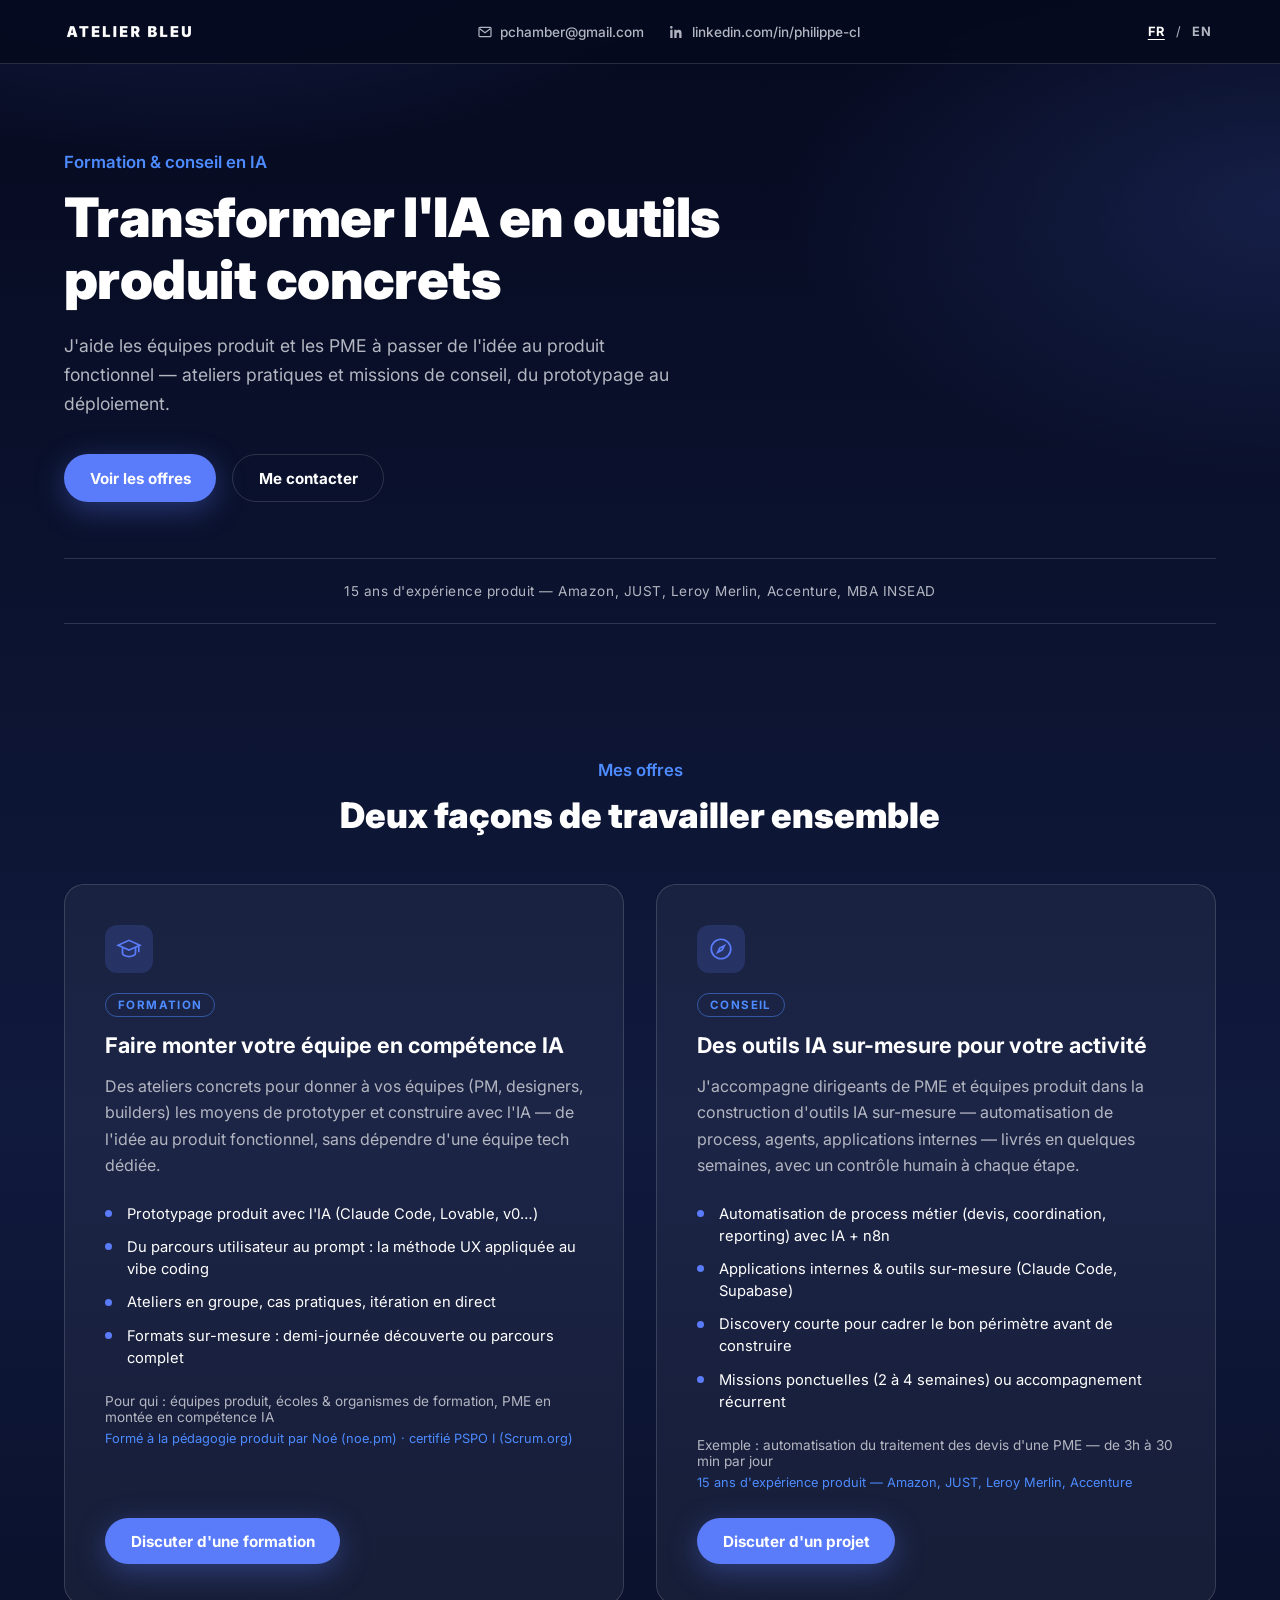
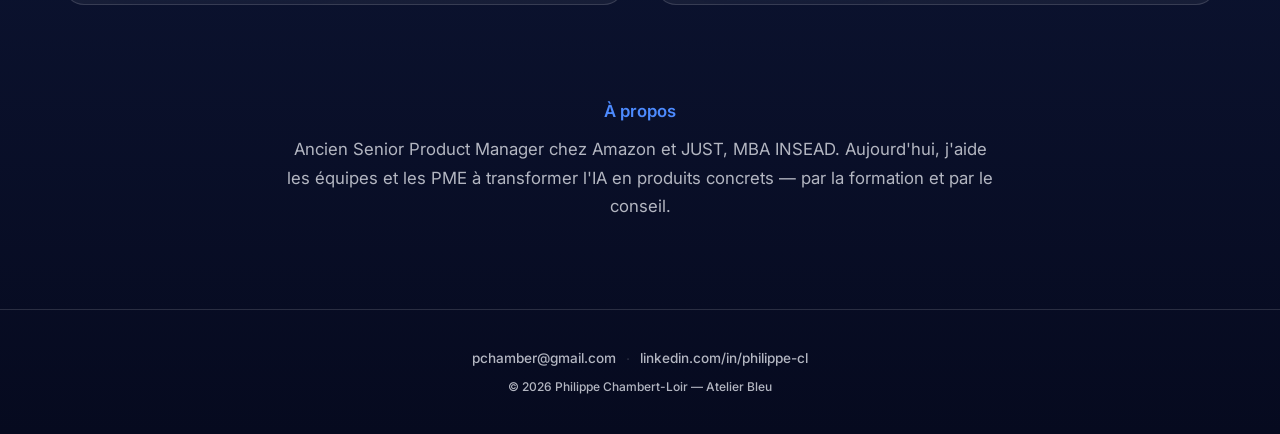
<file: index.html>
<!DOCTYPE html>
<html lang="fr">
<head>
  <meta charset="UTF-8" />
  <meta name="viewport" content="width=device-width, initial-scale=1.0" />
  <title data-fr="Atelier Bleu — Formation &amp; conseil en IA" data-en="Atelier Bleu — AI training &amp; consulting">Atelier Bleu — Formation &amp; conseil en IA</title>
  <meta name="description" content="Formation et conseil en IA appliquée au produit : ateliers pratiques pour équipes produit et missions de conseil pour PME." />
  <link rel="stylesheet" href="style.css" />
  <link rel="preconnect" href="https://fonts.googleapis.com" />
  <link rel="preconnect" href="https://fonts.gstatic.com" crossorigin />
  <link href="https://fonts.googleapis.com/css2?family=Inter:wght@300;400;500;600;700;900&display=swap" rel="stylesheet" />
</head>
<body>

  <!-- ─── Sticky top bar ─────────────────────────────────────── -->
  <header class="topbar">
    <div class="topbar-inner">
      <a href="#top" class="brand"><img src="assets/atelier-bleu-blanc.png" alt="Atelier Bleu" width="864" height="120" /></a>

      <nav class="contact-links" aria-label="Contact">
        <a href="mailto:pchamber@gmail.com" class="contact-link">
          <svg viewBox="0 0 24 24" fill="none" stroke="currentColor" stroke-width="1.8" aria-hidden="true"><path d="M3 6.5A1.5 1.5 0 0 1 4.5 5h15A1.5 1.5 0 0 1 21 6.5v11A1.5 1.5 0 0 1 19.5 19h-15A1.5 1.5 0 0 1 3 17.5v-11Z"/><path d="m4 7 8 6 8-6"/></svg>
          <span>pchamber@gmail.com</span>
        </a>
        <a href="https://www.linkedin.com/in/philippe-cl/" class="contact-link" target="_blank" rel="noopener noreferrer">
          <svg viewBox="0 0 24 24" fill="currentColor" aria-hidden="true"><path d="M6.94 5a1.94 1.94 0 1 1-3.88 0 1.94 1.94 0 0 1 3.88 0ZM3.4 8.75h3.48V21H3.4V8.75Zm6.02 0h3.34v1.68h.05c.47-.87 1.6-1.79 3.3-1.79 3.53 0 4.18 2.32 4.18 5.34V21h-3.48v-5.4c0-1.29-.02-2.94-1.79-2.94-1.8 0-2.08 1.4-2.08 2.85V21H9.42V8.75Z"/></svg>
          <span class="linkedin-label">linkedin.com/in/philippe-cl</span>
        </a>
      </nav>

      <div class="lang-switch" role="group" aria-label="Language">
        <button type="button" class="lang-btn" data-set-lang="fr">FR</button>
        <span aria-hidden="true">/</span>
        <button type="button" class="lang-btn" data-set-lang="en">EN</button>
      </div>
    </div>
  </header>

  <div class="dark-band" id="top">
    <div class="band-inner">

    <!-- ─── Hero ───────────────────────────────────────────── -->
    <section class="hero">
      <p class="eyebrow" data-fr="Formation &amp; conseil en IA" data-en="AI training &amp; consulting">Formation &amp; conseil en IA</p>
      <h1 data-fr="Transformer l'IA en outils produit concrets" data-en="Turning AI into concrete product tools">Transformer l'IA en outils produit concrets</h1>
      <p class="hero-sub" data-fr="J'aide les équipes produit et les PME à passer de l'idée au produit fonctionnel — ateliers pratiques et missions de conseil, du prototypage au déploiement." data-en="I help product teams and SMBs go from idea to working product — hands-on workshops and consulting missions, from prototype to deployment.">J'aide les équipes produit et les PME à passer de l'idée au produit fonctionnel — ateliers pratiques et missions de conseil, du prototypage au déploiement.</p>
      <div class="hero-cta">
        <a href="#offres" class="btn btn-primary" data-fr="Voir les offres" data-en="See the offers">Voir les offres</a>
        <a href="mailto:pchamber@gmail.com" class="btn btn-ghost" data-fr="Me contacter" data-en="Get in touch">Me contacter</a>
      </div>
    </section>

    <!-- ─── Trust strip ────────────────────────────────────── -->
    <section class="trust">
      <p class="trust-label" data-fr="15 ans d'expérience produit — Amazon, JUST, Leroy Merlin, Accenture, MBA INSEAD" data-en="15 years of product experience — Amazon, JUST, Leroy Merlin, Accenture, INSEAD MBA">15 ans d'expérience produit — Amazon, JUST, Leroy Merlin, Accenture, MBA INSEAD</p>
    </section>

    </div>
  </div>

  <main>

    <!-- ─── Offers ─────────────────────────────────────────── -->
    <section class="offers" id="offres">
      <p class="eyebrow center" data-fr="Mes offres" data-en="What I offer">Mes offres</p>
      <h2 class="section-title" data-fr="Deux façons de travailler ensemble" data-en="Two ways to work together">Deux façons de travailler ensemble</h2>

      <div class="offers-grid">

        <!-- Formation -->
        <article class="offer-card">
          <div class="offer-icon" aria-hidden="true">
            <svg viewBox="0 0 24 24" fill="none" stroke="currentColor" stroke-width="1.6"><path d="M2 8.5 12 4l10 4.5-10 4.5-10-4.5Z"/><path d="M6 10.7V16c0 1.5 2.7 3 6 3s6-1.5 6-3v-5.3"/><path d="M21 8.5V15"/></svg>
          </div>
          <span class="offer-badge" data-fr="Formation" data-en="Training">Formation</span>
          <h3 data-fr="Faire monter votre équipe en compétence IA" data-en="Upskill your team on AI">Faire monter votre équipe en compétence IA</h3>
          <p class="offer-desc" data-fr="Des ateliers concrets pour donner à vos équipes (PM, designers, builders) les moyens de prototyper et construire avec l'IA — de l'idée au produit fonctionnel, sans dépendre d'une équipe tech dédiée." data-en="Hands-on workshops giving your teams (PMs, designers, builders) the skills to prototype and build with AI — from idea to working product, without depending on a dedicated tech team.">Des ateliers concrets pour donner à vos équipes (PM, designers, builders) les moyens de prototyper et construire avec l'IA — de l'idée au produit fonctionnel, sans dépendre d'une équipe tech dédiée.</p>

          <ul class="offer-list">
            <li data-fr="Prototypage produit avec l'IA (Claude Code, Lovable, v0…)" data-en="Product prototyping with AI (Claude Code, Lovable, v0…)">Prototypage produit avec l'IA (Claude Code, Lovable, v0…)</li>
            <li data-fr="Du parcours utilisateur au prompt : la méthode UX appliquée au vibe coding" data-en="From user journey to prompt: UX method applied to vibe coding">Du parcours utilisateur au prompt : la méthode UX appliquée au vibe coding</li>
            <li data-fr="Ateliers en groupe, cas pratiques, itération en direct" data-en="Group workshops, real cases, live iteration">Ateliers en groupe, cas pratiques, itération en direct</li>
            <li data-fr="Formats sur-mesure : demi-journée découverte ou parcours complet" data-en="Tailored formats: half-day intro or full multi-session program">Formats sur-mesure : demi-journée découverte ou parcours complet</li>
          </ul>

          <p class="offer-meta" data-fr="Pour qui : équipes produit, écoles &amp; organismes de formation, PME en montée en compétence IA" data-en="For: product teams, schools &amp; training organizations, SMBs upskilling on AI">Pour qui : équipes produit, écoles &amp; organismes de formation, PME en montée en compétence IA</p>
          <p class="offer-credential" data-fr="Formé à la pédagogie produit par Noé (noe.pm) · certifié PSPO I (Scrum.org)" data-en="Trained in product pedagogy by Noé (noe.pm) · certified PSPO I (Scrum.org)">Formé à la pédagogie produit par Noé (noe.pm) · certifié PSPO I (Scrum.org)</p>

          <a href="mailto:pchamber@gmail.com?subject=Formation%20IA" class="btn btn-primary offer-btn" data-fr="Discuter d'une formation" data-en="Talk about a training">Discuter d'une formation</a>
        </article>

        <!-- Conseil -->
        <article class="offer-card">
          <div class="offer-icon" aria-hidden="true">
            <svg viewBox="0 0 24 24" fill="none" stroke="currentColor" stroke-width="1.6"><circle cx="12" cy="12" r="9"/><path d="m15 9-4.2 2.2L9 15l4.2-2.2L15 9Z"/></svg>
          </div>
          <span class="offer-badge" data-fr="Conseil" data-en="Consulting">Conseil</span>
          <h3 data-fr="Des outils IA sur-mesure pour votre activité" data-en="Custom AI tools for your business">Des outils IA sur-mesure pour votre activité</h3>
          <p class="offer-desc" data-fr="J'accompagne dirigeants de PME et équipes produit dans la construction d'outils IA sur-mesure — automatisation de process, agents, applications internes — livrés en quelques semaines, avec un contrôle humain à chaque étape." data-en="I help SMB owners and product teams build custom AI tools — process automation, agents, internal apps — delivered in a few weeks, with human control at every step.">J'accompagne dirigeants de PME et équipes produit dans la construction d'outils IA sur-mesure — automatisation de process, agents, applications internes — livrés en quelques semaines, avec un contrôle humain à chaque étape.</p>

          <ul class="offer-list">
            <li data-fr="Automatisation de process métier (devis, coordination, reporting) avec IA + n8n" data-en="Business process automation (quotes, coordination, reporting) with AI + n8n">Automatisation de process métier (devis, coordination, reporting) avec IA + n8n</li>
            <li data-fr="Applications internes &amp; outils sur-mesure (Claude Code, Supabase)" data-en="Internal apps &amp; custom tools (Claude Code, Supabase)">Applications internes &amp; outils sur-mesure (Claude Code, Supabase)</li>
            <li data-fr="Discovery courte pour cadrer le bon périmètre avant de construire" data-en="Short discovery to scope the right problem before building">Discovery courte pour cadrer le bon périmètre avant de construire</li>
            <li data-fr="Missions ponctuelles (2 à 4 semaines) ou accompagnement récurrent" data-en="Fixed-scope missions (2 to 4 weeks) or ongoing support">Missions ponctuelles (2 à 4 semaines) ou accompagnement récurrent</li>
          </ul>

          <p class="offer-meta" data-fr="Exemple : automatisation du traitement des devis d'une PME — de 3h à 30 min par jour" data-en="Example: quote-processing automation for an SMB — from 3h to 30min a day">Exemple : automatisation du traitement des devis d'une PME — de 3h à 30 min par jour</p>
          <p class="offer-credential" data-fr="15 ans d'expérience produit — Amazon, JUST, Leroy Merlin, Accenture" data-en="15 years of product experience — Amazon, JUST, Leroy Merlin, Accenture">15 ans d'expérience produit — Amazon, JUST, Leroy Merlin, Accenture</p>

          <a href="mailto:pchamber@gmail.com?subject=Mission%20de%20conseil" class="btn btn-primary offer-btn" data-fr="Discuter d'un projet" data-en="Talk about a project">Discuter d'un projet</a>
        </article>

      </div>
    </section>

    <!-- ─── About ──────────────────────────────────────────── -->
    <section class="about">
      <p class="eyebrow center" data-fr="À propos" data-en="About">À propos</p>
      <p class="about-text" data-fr="Ancien Senior Product Manager chez Amazon et JUST, MBA INSEAD. Aujourd'hui, j'aide les équipes et les PME à transformer l'IA en produits concrets — par la formation et par le conseil." data-en="Former Senior Product Manager at Amazon and JUST, INSEAD MBA. Today, I help teams and SMBs turn AI into concrete products — through training and consulting.">Ancien Senior Product Manager chez Amazon et JUST, MBA INSEAD. Aujourd'hui, j'aide les équipes et les PME à transformer l'IA en produits concrets — par la formation et par le conseil.</p>
    </section>

  </main>

  <!-- ─── Footer ─────────────────────────────────────────── -->
  <footer class="site-footer" id="contact">
    <div class="footer-contact">
      <a href="mailto:pchamber@gmail.com" class="contact-link">pchamber@gmail.com</a>
      <span class="sep" aria-hidden="true">·</span>
      <a href="https://www.linkedin.com/in/philippe-cl/" class="contact-link" target="_blank" rel="noopener noreferrer">linkedin.com/in/philippe-cl</a>
    </div>
    <span class="footer-copy">© 2026 Philippe Chambert-Loir — Atelier Bleu</span>
  </footer>

  <script src="script.js"></script>
</body>
</html>
</file>
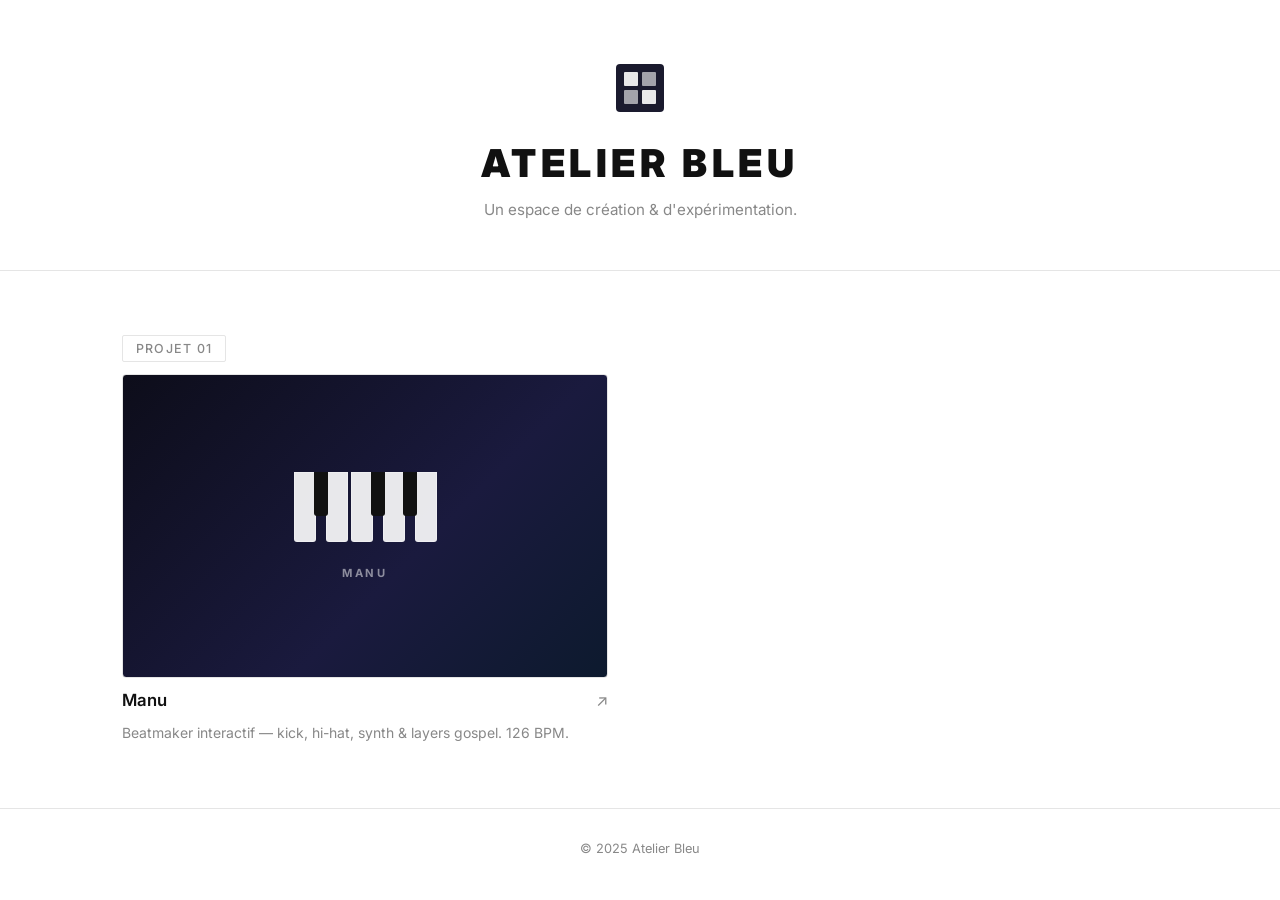
<file: archive/index.html>
<!DOCTYPE html>
<html lang="fr">
<head>
  <meta charset="UTF-8" />
  <meta name="viewport" content="width=device-width, initial-scale=1.0" />
  <title>Atelier Bleu</title>
  <link rel="stylesheet" href="style.css" />
  <link rel="preconnect" href="https://fonts.googleapis.com" />
  <link rel="preconnect" href="https://fonts.gstatic.com" crossorigin />
  <link href="https://fonts.googleapis.com/css2?family=Inter:wght@300;400;500;600;700;900&display=swap" rel="stylesheet" />
</head>
<body>

  <header class="site-header">
    <div class="logo">
      <svg width="48" height="48" viewBox="0 0 48 48" fill="none" xmlns="http://www.w3.org/2000/svg">
        <rect width="48" height="48" rx="4" fill="#1a1a2e"/>
        <rect x="8" y="8" width="14" height="14" rx="1" fill="white" opacity="0.9"/>
        <rect x="26" y="8" width="14" height="14" rx="1" fill="white" opacity="0.6"/>
        <rect x="8" y="26" width="14" height="14" rx="1" fill="white" opacity="0.6"/>
        <rect x="26" y="26" width="14" height="14" rx="1" fill="white" opacity="0.9"/>
      </svg>
    </div>
    <h1 class="site-title">ATELIER BLEU</h1>
    <p class="site-tagline">Un espace de création &amp; d'expérimentation.</p>
  </header>

  <main class="content">
    <div class="projects-grid">

      <div class="project-item">
        <span class="project-label">Projet 01</span>
        <a class="project-card" href="https://manu.atelier-bleu.com/">
          <div class="card-preview manu-preview">
            <div class="preview-inner">
              <div class="manu-keys">
                <div class="key white-key"></div>
                <div class="key black-key"></div>
                <div class="key white-key"></div>
                <div class="key white-key"></div>
                <div class="key black-key"></div>
                <div class="key white-key"></div>
                <div class="key black-key"></div>
                <div class="key white-key"></div>
              </div>
              <p class="preview-label">MANU</p>
            </div>
          </div>
          <div class="card-meta">
            <span class="card-title">Manu</span>
            <span class="card-arrow">↗</span>
          </div>
          <p class="card-desc">Beatmaker interactif — kick, hi-hat, synth &amp; layers gospel. 126 BPM.</p>
        </a>
      </div>

      <!-- Placeholder — duplicate pour ajouter un projet -->
      <!--
      <div class="project-item">
        <span class="project-label">Projet 02</span>
        <a class="project-card" href="#" target="_blank" rel="noopener noreferrer">
          <div class="card-preview">
          </div>
          <div class="card-meta">
            <span class="card-title">Nom du projet</span>
            <span class="card-arrow">↗</span>
          </div>
          <p class="card-desc">Description.</p>
        </a>
      </div>
      -->

    </div>
  </main>

  <footer class="site-footer">
    <span>© 2025 Atelier Bleu</span>
  </footer>

</body>
</html>
</file>
<file: style.css>
*, *::before, *::after {
  box-sizing: border-box;
  margin: 0;
  padding: 0;
}

:root {
  /* Design system « Atelier Bleu » (tokens.json) */
  --blue-deep: #060a1f;
  --blue-mid: #101a3d;
  --blue-light: #1f2f63;
  --blue-glow: #5b7cfa;
  --orange: #4d8bff;
  --orange-text: #c04d0f;
  --badge-border: rgba(192, 77, 15, 0.4);
  --accent-text: #3d5ee8;

  --surface: #ffffff;
  --card: #f5f7ff;
  --text-primary: var(--blue-deep);
  --text-muted: #565867;
  --border: #dcdde0;
  --glow-tint: rgba(91, 124, 250, 0.12);

  --dark-text: #ffffff;
  --dark-text-muted: #b3b6c1;
  --dark-border: rgba(255, 255, 255, 0.14);

  --topbar-h: 64px;
}

html {
  scroll-behavior: smooth;
  scroll-padding-top: calc(var(--topbar-h) + 16px);
}

html, body {
  min-height: 100%;
}

body {
  font-family: 'Inter', system-ui, sans-serif;
  color: var(--text-primary);
  background:
    radial-gradient(1100px 600px at 15% -10%, rgba(91, 124, 250, 0.28), transparent 60%),
    radial-gradient(900px 500px at 100% 10%, rgba(91, 124, 250, 0.16), transparent 55%),
    linear-gradient(180deg, var(--blue-deep) 0%, var(--blue-mid) 55%, var(--blue-deep) 100%);
  background-color: var(--blue-deep);
  -webkit-font-smoothing: antialiased;
}

/* Template sombre sur toute la page : les rôles de texte basculent sur les jetons dark-* */
body,
main {
  --text-primary: var(--dark-text);
  --text-muted: var(--dark-text-muted);
  --border: var(--dark-border);
  --card: rgba(255, 255, 255, 0.05);
  --glow-tint: rgba(91, 124, 250, 0.18);
  --orange-text: var(--orange);
  --badge-border: rgba(77, 139, 255, 0.5);
}

.band-inner {
  max-width: 1200px;
  margin: 0 auto;
  padding: 0 1.5rem;
}

a {
  color: inherit;
}

/* ─── Sticky top bar ─────────────────────────────────────── */

.topbar {
  position: sticky;
  top: 0;
  z-index: 100;
  height: var(--topbar-h);
  display: flex;
  align-items: center;
  color: var(--dark-text);
  background: rgba(6, 10, 31, 0.92);
  backdrop-filter: blur(10px);
  -webkit-backdrop-filter: blur(10px);
  border-bottom: 1px solid var(--dark-border);
}

.topbar-inner {
  width: 100%;
  max-width: 1200px;
  margin: 0 auto;
  padding: 0 1.5rem;
  display: flex;
  align-items: center;
  justify-content: space-between;
  gap: 1.5rem;
}

.brand {
  display: block;
  line-height: 0;
}

.brand img {
  width: 130px;
  height: auto;
}

.contact-links {
  display: flex;
  align-items: center;
  gap: 1.5rem;
  flex: 1;
  justify-content: center;
}

.contact-link {
  display: inline-flex;
  align-items: center;
  gap: 0.45rem;
  font-size: 0.85rem;
  font-weight: 500;
  color: var(--dark-text-muted);
  text-decoration: none;
  white-space: nowrap;
  transition: color 0.2s;
}

.contact-link:hover {
  color: var(--dark-text);
}

.contact-link svg {
  width: 16px;
  height: 16px;
  flex-shrink: 0;
}

.lang-switch {
  display: flex;
  align-items: center;
  gap: 0.4rem;
  font-size: 0.8rem;
  color: var(--dark-text-muted);
  white-space: nowrap;
}

.lang-btn {
  background: none;
  border: none;
  color: var(--dark-text-muted);
  font: inherit;
  font-weight: 700;
  letter-spacing: 0.04em;
  cursor: pointer;
  padding: 0.2rem 0.3rem;
}

.lang-btn:hover {
  color: var(--dark-text);
}

.lang-btn.active {
  color: var(--dark-text);
  text-decoration: underline;
  text-underline-offset: 3px;
}

/* ─── Shared section rhythm ─────────────────────────────── */

main {
  max-width: 1200px;
  margin: 0 auto;
  padding: 0 1.5rem;
}

.eyebrow {
  font-size: 1.05rem;
  font-weight: 600;
  line-height: 1.3;
  color: var(--orange-text);
  margin-bottom: 0.75rem;
}

.dark-band .eyebrow {
  color: var(--orange);
}

.eyebrow.center {
  text-align: center;
}

/* ─── Hero ───────────────────────────────────────────────── */

.hero {
  padding: 5.5rem 0 3.5rem;
  max-width: 760px;
}

.hero h1 {
  font-size: clamp(2.1rem, 5vw, 3.4rem);
  font-weight: 900;
  line-height: 1.15;
  letter-spacing: -0.01em;
  margin-bottom: 1.25rem;
}

.hero-sub {
  font-size: 1.1rem;
  color: var(--dark-text-muted);
  line-height: 1.65;
  max-width: 620px;
  margin-bottom: 2.25rem;
}

.hero-cta {
  display: flex;
  flex-wrap: wrap;
  gap: 1rem;
}

.btn {
  display: inline-flex;
  align-items: center;
  justify-content: center;
  padding: 0.85rem 1.6rem;
  border-radius: 999px;
  font-size: 0.95rem;
  font-weight: 700;
  text-decoration: none;
  transition: transform 0.2s ease, box-shadow 0.2s ease, background 0.2s ease;
}

.btn-primary {
  background: var(--blue-glow);
  color: #fff;
  box-shadow: 0 8px 30px rgba(91, 124, 250, 0.35);
}

.btn-primary:hover {
  transform: translateY(-2px);
  box-shadow: 0 12px 36px rgba(91, 124, 250, 0.5);
}

.btn-ghost {
  background: transparent;
  color: var(--dark-text);
  border: 1px solid var(--dark-border);
}

.btn-ghost:hover {
  border-color: rgba(255, 255, 255, 0.4);
  transform: translateY(-2px);
}

/* ─── Trust strip ────────────────────────────────────────── */

.trust {
  padding: 1.5rem 0;
  margin-bottom: 4rem;
  border-top: 1px solid var(--dark-border);
  border-bottom: 1px solid var(--dark-border);
}

.trust-label {
  font-size: 0.85rem;
  letter-spacing: 0.04em;
  color: var(--dark-text-muted);
  text-align: center;
}

/* ─── Offers ─────────────────────────────────────────────── */

.offers {
  padding: 4.5rem 0 2rem;
}

.section-title {
  text-align: center;
  font-size: clamp(1.6rem, 3.5vw, 2.2rem);
  font-weight: 900;
  margin-bottom: 3rem;
}

.offers-grid {
  display: grid;
  grid-template-columns: repeat(2, 1fr);
  gap: 2rem;
}

.offer-card {
  display: flex;
  flex-direction: column;
  background: var(--card);
  border: 1px solid var(--border);
  border-radius: 20px;
  padding: 2.5rem;
  transition: transform 0.25s ease, border-color 0.25s ease;
}

.offer-card:hover {
  transform: translateY(-4px);
  border-color: rgba(255, 255, 255, 0.3);
}

.offer-icon {
  width: 48px;
  height: 48px;
  display: flex;
  align-items: center;
  justify-content: center;
  border-radius: 12px;
  background: var(--glow-tint);
  color: var(--blue-glow);
  margin-bottom: 1.25rem;
}

.offer-icon svg {
  width: 26px;
  height: 26px;
}

.offer-badge {
  display: inline-block;
  align-self: flex-start;
  font-size: 0.72rem;
  font-weight: 700;
  letter-spacing: 0.12em;
  text-transform: uppercase;
  color: var(--orange-text);
  border: 1px solid var(--badge-border);
  border-radius: 999px;
  padding: 0.25rem 0.75rem;
  margin-bottom: 0.9rem;
}

.offer-card h3 {
  font-size: 1.35rem;
  font-weight: 700;
  line-height: 1.3;
  margin-bottom: 0.85rem;
}

.offer-desc {
  color: var(--text-muted);
  line-height: 1.65;
  margin-bottom: 1.5rem;
}

.offer-list {
  list-style: none;
  display: flex;
  flex-direction: column;
  gap: 0.7rem;
  margin-bottom: 1.5rem;
}

.offer-list li {
  position: relative;
  padding-left: 1.4rem;
  font-size: 0.92rem;
  line-height: 1.5;
  color: var(--text-primary);
}

.offer-list li::before {
  content: "";
  position: absolute;
  left: 0;
  top: 0.5em;
  width: 7px;
  height: 7px;
  border-radius: 50%;
  background: var(--blue-glow);
}

.offer-meta {
  font-size: 0.85rem;
  color: var(--text-muted);
  margin-bottom: 0.4rem;
}

.offer-credential {
  font-size: 0.8rem;
  color: var(--orange-text);
  margin-bottom: 1.75rem;
}

.offer-btn {
  align-self: flex-start;
  margin-top: auto;
}

/* ─── About ──────────────────────────────────────────────── */

.about {
  padding: 4rem 0 5.5rem;
  max-width: 720px;
  margin: 0 auto;
  text-align: center;
}

.about-text {
  color: var(--text-muted);
  font-size: 1.05rem;
  line-height: 1.7;
}

/* ─── Footer ─────────────────────────────────────────────── */

.site-footer {
  border-top: 1px solid var(--dark-border);
  color: var(--dark-text);
  padding: 2.5rem 1.5rem;
  display: flex;
  flex-direction: column;
  align-items: center;
  gap: 0.75rem;
  text-align: center;
}

.footer-contact {
  display: flex;
  flex-wrap: wrap;
  align-items: center;
  justify-content: center;
  gap: 0.6rem;
  font-size: 0.9rem;
}

.sep {
  color: var(--dark-border);
}

.footer-copy {
  font-size: 0.75rem;
  font-weight: 500;
  color: var(--dark-text-muted);
}

/* ─── Responsive ─────────────────────────────────────────── */

@media (max-width: 860px) {
  .contact-links {
    display: none;
  }

  .topbar-inner {
    justify-content: space-between;
  }

  .offers-grid {
    grid-template-columns: 1fr;
  }
}

@media (max-width: 600px) {
  .hero {
    padding: 3.5rem 0 2.5rem;
  }

  .offer-card {
    padding: 1.75rem;
  }

  .linkedin-label {
    display: none;
  }
}
</file>
<file: archive/style.css>
*, *::before, *::after {
  box-sizing: border-box;
  margin: 0;
  padding: 0;
}

:root {
  --accent: #1a1a2e;
  --text: #111;
  --text-muted: #888;
  --border: #e5e5e5;
  --bg: #ffffff;
}

html, body {
  min-height: 100%;
  font-family: 'Inter', system-ui, sans-serif;
  background: var(--bg);
  color: var(--text);
}

/* ─── Header ─────────────────────────────────────────── */

.site-header {
  text-align: center;
  padding: 4rem 2rem 3rem;
  border-bottom: 1px solid var(--border);
}

.logo {
  margin-bottom: 1.5rem;
}

.site-title {
  font-size: clamp(1.6rem, 4vw, 2.4rem);
  font-weight: 900;
  letter-spacing: 0.12em;
  color: var(--text);
}

.site-tagline {
  margin-top: 0.75rem;
  font-size: 0.95rem;
  color: var(--text-muted);
  font-weight: 400;
  max-width: 480px;
  margin-inline: auto;
  line-height: 1.6;
}

/* ─── Content ─────────────────────────────────────────── */

.content {
  max-width: 1100px;
  margin: 0 auto;
  padding: 4rem 2rem;
}

/* ─── Projects grid ─────────────────────────────────── */

.projects-grid {
  display: grid;
  grid-template-columns: repeat(2, 1fr);
  gap: 3rem 4rem;
}

.project-item {
  display: flex;
  flex-direction: column;
  gap: 0.75rem;
}

.project-label {
  font-size: 0.78rem;
  font-weight: 500;
  letter-spacing: 0.1em;
  color: var(--text-muted);
  text-transform: uppercase;
  border: 1px solid var(--border);
  display: inline-block;
  padding: 0.3rem 0.8rem;
  border-radius: 2px;
  align-self: flex-start;
}

/* ─── Project card ─────────────────────────────────── */

.project-card {
  display: flex;
  flex-direction: column;
  gap: 0.75rem;
  text-decoration: none;
  color: inherit;
}

.card-preview {
  width: 100%;
  aspect-ratio: 16 / 10;
  border-radius: 4px;
  overflow: hidden;
  border: 1px solid var(--border);
  transition: transform 0.25s ease, box-shadow 0.25s ease;
}

.project-card:hover .card-preview {
  transform: translateY(-3px);
  box-shadow: 0 12px 40px rgba(0,0,0,0.1);
}

/* Manu preview */
.manu-preview {
  background: linear-gradient(135deg, #0d0d1a 0%, #1a1a3e 60%, #0d1a2e 100%);
  display: flex;
  align-items: center;
  justify-content: center;
}

.preview-inner {
  display: flex;
  flex-direction: column;
  align-items: center;
  gap: 1.5rem;
}

.manu-keys {
  display: flex;
  align-items: flex-start;
  gap: 3px;
}

.key {
  border-radius: 0 0 3px 3px;
}

.key.white-key {
  width: 22px;
  height: 70px;
  background: rgba(255,255,255,0.9);
  border: 1px solid rgba(255,255,255,0.3);
}

.key.black-key {
  width: 14px;
  height: 44px;
  background: #111;
  margin: 0 -5px;
  z-index: 1;
  position: relative;
}

.preview-label {
  font-size: 0.7rem;
  font-weight: 700;
  letter-spacing: 0.25em;
  color: rgba(255,255,255,0.5);
}

/* ─── Card meta ─────────────────────────────────────── */

.card-meta {
  display: flex;
  align-items: center;
  justify-content: space-between;
}

.card-title {
  font-size: 1.05rem;
  font-weight: 600;
  color: var(--text);
}

.card-arrow {
  font-size: 1rem;
  color: var(--text-muted);
  transition: transform 0.2s, color 0.2s;
}

.project-card:hover .card-arrow {
  color: var(--text);
  transform: translate(2px, -2px);
}

.card-desc {
  font-size: 0.875rem;
  color: var(--text-muted);
  line-height: 1.6;
}

/* ─── Footer ─────────────────────────────────────────── */

.site-footer {
  text-align: center;
  padding: 2rem;
  border-top: 1px solid var(--border);
  font-size: 0.8rem;
  color: var(--text-muted);
}

/* ─── Responsive ───────────────────────────────────── */

@media (max-width: 700px) {
  .projects-grid {
    grid-template-columns: 1fr;
    gap: 2.5rem;
  }

  .content {
    padding: 2.5rem 1.25rem;
  }
}
</file>
